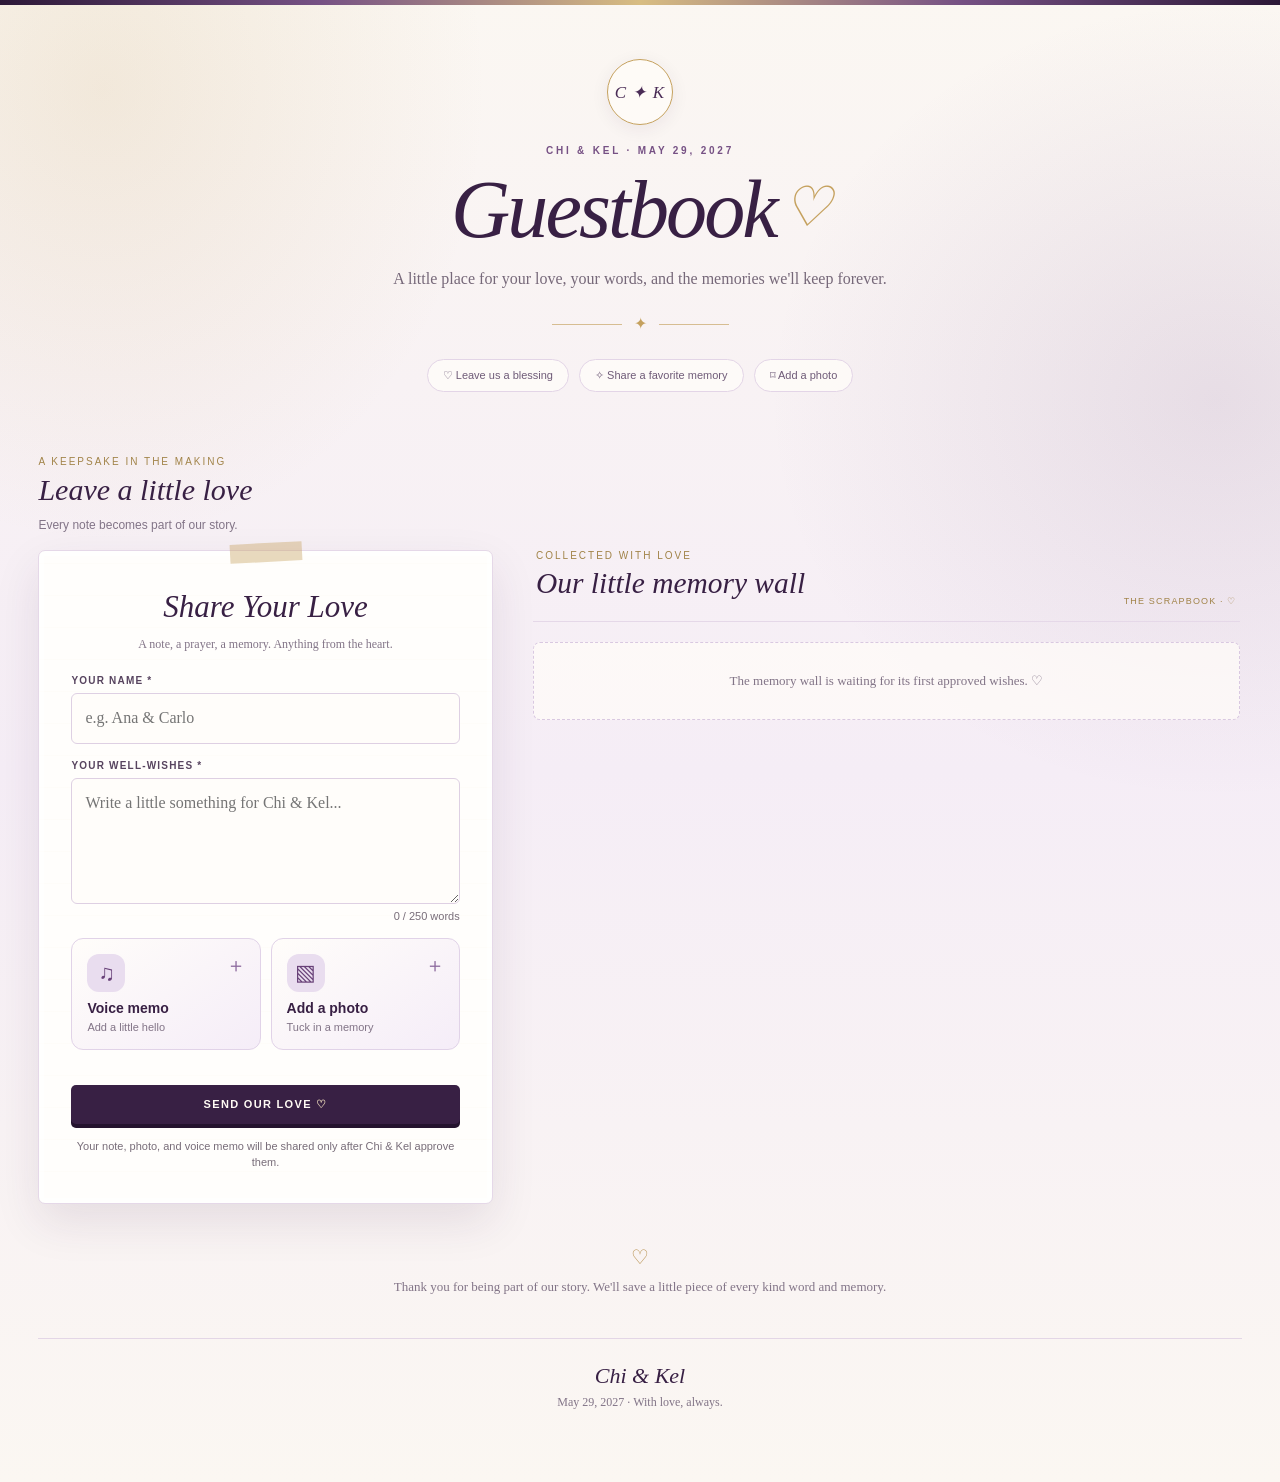
<file: guestbook/index.html>
<!DOCTYPE html>
<html lang="en">
<head>
<meta charset="utf-8">
<meta name="viewport" content="width=device-width, initial-scale=1">
<title>Chi & Kel | A Book of Love & Memories</title>
<style>
  :root {
    --forest: #2E0F3A;
    --forest-deep: #210b2a;
    --sage: #6B2A64;
    --sage-pale: #f0e5ef;
    --ivory: #F7F0E8;
    --paper: #FFFCF7;
    --gold: #D4AF7C;
    --ink: #382d38;
    --muted: #796d79;
    --line: #E5D2B6;
    --shadow: 0 12px 32px rgba(45, 44, 31, .12);
  }
  * { box-sizing: border-box; }
  html { scroll-behavior: smooth; }
  body {
    margin: 0; color: var(--ink);
    background:
      radial-gradient(ellipse at 12% 7%, rgba(212,175,124,.13), transparent 25rem),
      radial-gradient(ellipse at 90% 24%, rgba(107,42,100,.10), transparent 30rem),
      var(--ivory);
    font-family: Georgia, "Times New Roman", serif;
    line-height: 1.55;
  }
  button, input, textarea { font: inherit; }
  button { cursor: pointer; }
  .topline { height: 7px; background: linear-gradient(90deg, var(--forest), #6B2A64, var(--gold), #6B2A64, var(--forest)); }
  .page { max-width: 1180px; margin: auto; padding: 0 28px 70px; }
  header { text-align: center; padding: 46px 0 24px; position: relative; }
  .eyebrow {
    text-transform: uppercase; letter-spacing: .24em; font: 600 10px/1.5 Arial, sans-serif;
    color: var(--forest); margin: 0 0 10px;
  }
  h1 { margin: 0; color: var(--forest); font-size: clamp(44px, 6vw, 76px); line-height: 1.03; font-weight: 400; font-style: italic; letter-spacing: -.045em; }
  .heart { color: var(--gold); font-size: .68em; vertical-align: .2em; padding-left: 6px; }
  .subtitle { margin: 15px auto 0; max-width: 560px; font-size: 16px; color: #5e5e52; }
  .flourish { display:flex; align-items:center; justify-content:center; gap:12px; color:var(--gold); margin: 18px 0 0; }
  .flourish:before,.flourish:after { content:""; width:70px; height:1px; background:var(--gold); opacity:.65; }
  .intro { display:flex; justify-content:center; gap:10px; flex-wrap:wrap; margin-top:22px; }
  .pill { border:1px solid #dfd0df; background:rgba(255,253,246,.68); border-radius:99px; padding:8px 14px; font: 11px Arial,sans-serif; color:#716574; }
  .section-head { display:flex; align-items:end; justify-content:space-between; gap:20px; margin:40px 0 18px; }
  .section-head h2 { font-size:30px; font-weight:400; font-style:italic; color:var(--forest); margin:0; }
  .section-head p { margin:4px 0 0; color:var(--muted); font:12px Arial,sans-serif; }
  .small-label { font: 10px Arial,sans-serif; text-transform:uppercase; letter-spacing:.16em; color:var(--gold); }
  .workspace { display:grid; grid-template-columns:minmax(300px, .82fr) minmax(0, 1.18fr); gap:28px; align-items:start; }
  .form-paper {
    background: var(--paper); border:1px solid #e5d8e3; border-radius:5px;
    padding:28px; position:relative; box-shadow:var(--shadow);
    background-image: linear-gradient(rgba(255,255,255,.25),rgba(255,255,255,.25)), repeating-linear-gradient(0deg, transparent, transparent 31px, rgba(212,175,124,.07) 32px);
  }
  .form-paper:before { content:""; position:absolute; width:72px; height:19px; top:-8px; left:calc(50% - 36px); transform:rotate(-3deg); background:rgba(212,175,124,.38); }
  .form-title { text-align:center; color:var(--forest); font-size:28px; font-style:italic; margin:0 0 4px; font-weight:400; }
  .form-desc { text-align:center; color:var(--muted); font-size:12px; margin:0 0 22px; }
  label { display:block; margin:16px 0 7px; font:600 10px Arial,sans-serif; text-transform:uppercase; letter-spacing:.12em; color:#554452; }
  input[type=text], textarea {
    display:block; width:100%; border:1px solid #d8c8d8; background:#fffaf6; border-radius:3px;
    padding:12px 13px; color:var(--ink); outline:none; transition:border-color .2s, box-shadow .2s;
  }
  input[type=text]:focus, textarea:focus { border-color:var(--sage); box-shadow:0 0 0 3px rgba(107,42,100,.18); }
  textarea { min-height:126px; resize:vertical; }
  .upload {
    border:1px dashed #c2a9bf; background:#f8f0f7; padding:18px 12px; text-align:center; border-radius:4px;
    color:#716574; font:12px Arial,sans-serif; cursor:pointer; display:block;
  }
  .upload strong { display:block; color:var(--forest); font-weight:600; margin:4px 0; }
  .upload-icon { display:block; font-size:25px; color:var(--gold); }
  .upload input { max-width:100%; margin:10px auto 0; font-size:11px; }
  .preview { display:none; max-width:100%; max-height:190px; object-fit:cover; margin:12px auto 0; border:5px solid white; box-shadow:0 3px 12px #0001; }
  .primary {
    border:0; background:var(--forest); color:#fffaf4; padding:13px 18px; width:100%; margin-top:19px;
    text-transform:uppercase; letter-spacing:.12em; font:600 11px Arial,sans-serif; border-radius:3px;
    box-shadow:0 4px 0 #210b2a; transition:transform .15s, background .15s;
  }
  .primary:hover { background:#54224f; transform:translateY(-1px); }
  .privacy-note { font:11px/1.5 Arial,sans-serif; color:#786d79; text-align:center; margin:14px 0 0; }
  .gallery-area { min-width:0; }
  .gallery-top { display:flex; align-items:center; justify-content:space-between; margin-bottom:16px; }
  .gallery-top h3 { margin:0; font-size:23px; font-style:italic; font-weight:400; color:var(--forest); }
  .gallery-top span { font:10px Arial,sans-serif; color:var(--muted); }
  .collage { columns:2; column-gap:20px; }
  .memory { display:inline-block; width:100%; break-inside:avoid; margin:0 0 21px; position:relative; }
  .polaroid {
    padding:9px 9px 34px; background:#fffaf5; box-shadow:0 6px 16px rgba(40,37,25,.14);
    transform:rotate(var(--rot, 1deg)); position:relative; border:1px solid #f0eadc;
  }
  .polaroid img { display:block; width:100%; aspect-ratio: 4/3; object-fit:cover; background:#e5e2d6; }
  .polaroid .caption { position:absolute; left:8px; right:8px; bottom:7px; text-align:center; font-size:13px; font-style:italic; color:#5b4654; white-space:nowrap; overflow:hidden; text-overflow:ellipsis; }
  .tape { position:absolute; top:-7px; left:calc(50% - 26px); width:52px; height:15px; background:rgba(212,175,124,.42); z-index:2; transform:rotate(-5deg); }
  .note {
    padding:20px 17px 18px; background:#eee2ed; box-shadow:0 5px 14px rgba(40,37,25,.10);
    transform:rotate(var(--rot, -1deg)); position:relative; color:#5a4057;
  }
  .note:before { content:""; position:absolute; top:-5px; left:calc(50% - 22px); width:44px; height:12px; background:rgba(255,253,246,.65); transform:rotate(4deg); }
  .note.cream { background:#f1e4d5; color:#5b4654; }
  .note.blush { background:#f0e5ef; color:#654c60; }
  .note .message { font-size:15px; line-height:1.55; font-style:italic; overflow-wrap:anywhere; }
  .note .byline { text-align:right; font-size:12px; margin-top:12px; }
  .note .tiny-heart { color:var(--gold); text-align:right; font-size:17px; line-height:1; margin-top:5px; }
  .memory-photo-note { padding:7px 7px 30px; background:#fffaf5; box-shadow:0 6px 16px rgba(40,37,25,.14); transform:rotate(var(--rot, 2deg)); }
  .memory-photo-note img { width:100%; display:block; aspect-ratio:4/3; object-fit:cover; }
  .memory-photo-note p { font-size:12px; font-style:italic; margin:8px 3px 0; }
  .memory-photo-note .byline { font:10px Arial,sans-serif; color:var(--muted); margin:4px 3px 0; }


  .attachment-tiles { display:grid; grid-template-columns:repeat(2,minmax(0,1fr)); gap:10px; margin:16px 0; }
  .attachment-tile { position:relative; display:flex; flex-direction:column; align-items:flex-start; gap:5px; min-height:112px; padding:15px; border:1px solid #e1d2e9; border-radius:15px; background:linear-gradient(145deg,#fff,#f6eff9); color:var(--plum); text-align:left; cursor:pointer; transition:border-color .18s, transform .18s, box-shadow .18s; }
  .attachment-tile:hover, .attachment-tile[aria-expanded="true"] { border-color:#a889c0; box-shadow:0 5px 16px rgba(91,54,116,.09); transform:translateY(-1px); }
  .attachment-icon { display:grid; place-items:center; width:38px; height:38px; border-radius:12px; background:#eadcf2; color:#68418a; font-size:22px; }
  .attachment-title { margin-top:3px; font:600 14px Arial,sans-serif; }
  .attachment-subtitle { color:var(--muted); font:11px Arial,sans-serif; }
  .attachment-chevron { position:absolute; top:13px; right:14px; font:20px Arial,sans-serif; color:#8a6a9e; }
  .attachment-panel { grid-column:1/-1; padding:15px; margin-top:-3px; border:1px solid #e6d9ed; border-radius:14px; background:#fcf9fd; }
  .attachment-panel[hidden] { display:none; }
  .panel-instructions { margin:0 0 13px; color:var(--muted); font:12px/1.55 Arial,sans-serif; }
  .photo-status { min-height:16px; margin:8px 0 0; color:var(--muted); font:11px/1.4 Arial,sans-serif; }
  .upload input[type="file"] { display:block; width:100%; margin-top:9px; font:12px Arial,sans-serif; }
  @media (max-width:420px) { .attachment-tiles { gap:8px; } .attachment-tile { min-height:105px; padding:12px; } }

  .voice-card { margin:14px 0 18px; padding:16px; border:1px solid #e3d4e9; border-radius:15px; background:linear-gradient(135deg,#fbf7fd,#f3eaf8); }
  .voice-heading { display:flex; align-items:center; gap:10px; margin-bottom:6px; color:var(--plum); font-family:Georgia,serif; font-size:17px; }
  .voice-heading .mic { display:grid; place-items:center; width:34px; height:34px; border-radius:50%; background:#e7d8f0; color:#68418a; font-size:17px; }
  .voice-copy { margin:0 0 12px; color:var(--muted); font:12px/1.5 Arial,sans-serif; }
  .voice-controls { display:flex; flex-wrap:wrap; align-items:center; gap:8px; }
  .voice-btn { border:1px solid #bba1ce; background:#fff; color:#68418a; border-radius:999px; padding:9px 13px; font:600 12px Arial,sans-serif; cursor:pointer; }
  .voice-btn.recording { background:#68418a; color:#fff; border-color:#68418a; }
  .voice-btn:disabled { opacity:.45; cursor:not-allowed; }
  .voice-timer { margin-left:auto; color:#68418a; font:12px Arial,sans-serif; font-variant-numeric:tabular-nums; }
  .voice-status { min-height:16px; margin:9px 0 0; color:var(--muted); font:11px/1.4 Arial,sans-serif; }
  .voice-playback { display:none; width:100%; height:34px; margin-top:12px; }
  .memory-audio { margin-top:12px; padding-top:10px; border-top:1px dashed #d5c1df; }
  .memory-audio-label { margin-bottom:5px; color:#68418a; font:11px Arial,sans-serif; }
  .memory-audio audio { width:100%; height:34px; }

  .gallery-empty { border:1px dashed #d9c9d9; padding:24px; text-align:center; color:var(--muted); font-size:13px; }
  .bottom-note { margin:35px auto 0; max-width:680px; text-align:center; color:#786d79; font-size:13px; }
  .bottom-note .gold { color:var(--gold); font-size:20px; }
  footer { margin-top:40px; padding:20px 0 0; text-align:center; border-top:1px solid #ded1df; color:#786d79; font-size:12px; }
  footer strong { color:var(--forest); font-weight:400; font-style:italic; font-size:18px; }
  .toast { display:none; margin-top:14px; padding:10px 12px; background:var(--sage-pale); color:var(--forest); border-left:3px solid var(--sage); font:12px/1.5 Arial,sans-serif; }
  .demo-tag { position:fixed; right:14px; bottom:14px; z-index:10; background:var(--forest); color:white; padding:9px 12px; border-radius:99px; font:10px Arial,sans-serif; letter-spacing:.04em; box-shadow:var(--shadow); }
  @media (max-width: 760px) {
    .page { padding:0 17px 44px; }
    header { padding:33px 0 17px; }
    h1 { font-size:clamp(42px, 12vw, 62px); }
    .subtitle { font-size:14px; max-width:340px; }
    .pill { font-size:10px; padding:7px 11px; }
    .section-head { margin-top:30px; }
    .section-head h2 { font-size:26px; }
    .workspace { grid-template-columns:1fr; gap:30px; }
    .form-paper { padding:24px 20px; }
    .gallery-top { align-items:end; }
    .gallery-top h3 { font-size:22px; }
    .collage { column-gap:14px; }
    .memory { margin-bottom:15px; }
    .polaroid { padding:6px 6px 28px; }
    .polaroid .caption { font-size:11px; bottom:5px; }
    .note { padding:17px 13px 14px; }
    .note .message { font-size:13px; }
    .note .byline { font-size:11px; }
    .memory-photo-note { padding:5px 5px 24px; }
    .memory-photo-note p { font-size:11px; }
    .bottom-note { font-size:12px; }
    .demo-tag { bottom:8px; right:8px; font-size:9px; }
  }
  @media (max-width: 380px) {
    .page { padding-left:12px; padding-right:12px; }
    .collage { column-gap:10px; }
    .note { padding:14px 10px 12px; }
    .note .message { font-size:12px; }
    .form-paper { padding:22px 16px; }
  }
  @media (prefers-reduced-motion: reduce) {
    html { scroll-behavior:auto; }
    *, *::before, *::after { transition:none !important; }
  }

  /* Chi & Kel scrapbook refresh: purple, ivory and antique gold */
  :root {
    --forest: #382044;
    --forest-deep: #24132e;
    --sage: #765184;
    --sage-pale: #f1e8f4;
    --ivory: #f8f3ee;
    --paper: #fffdf9;
    --gold: #c5a15e;
    --ink: #382d3c;
    --muted: #827487;
    --line: #e6d8e8;
    --shadow: 0 16px 42px rgba(54, 31, 65, .10);
  }
  body {
    background:
      radial-gradient(ellipse at 8% 6%, rgba(197,161,94,.16), transparent 24rem),
      radial-gradient(ellipse at 95% 27%, rgba(118,81,132,.13), transparent 28rem),
      linear-gradient(180deg,#fbf7f2 0%,#f5edf6 52%,#fbf7f2 100%);
  }
  .topline { height:5px; background:linear-gradient(90deg,#2c1837,#765184,#d8bd82,#765184,#2c1837); }
  .page { max-width:1320px; padding-left:clamp(16px,3vw,42px); padding-right:clamp(16px,3vw,42px); }
  header { padding:54px 0 28px; }
  header:before {
    content:"C  ✦  K"; display:grid; place-items:center; width:64px; height:64px; margin:0 auto 18px;
    border:1px solid #c5a15e; border-radius:50%; color:#4a2c56; background:rgba(255,253,249,.76);
    font:italic 17px Georgia,serif; letter-spacing:.06em; box-shadow:0 4px 18px rgba(54,31,65,.07);
  }
  .eyebrow { color:#765184; letter-spacing:.28em; }
  h1 { color:#382044; font-size:clamp(48px,6.5vw,82px); letter-spacing:-.035em; }
  .heart { color:#c5a15e; }
  .subtitle { color:#766879; font-size:16px; }
  .flourish { margin-top:20px; }
  .pill { border-color:#e3d5e7; background:rgba(255,253,249,.8); color:#6f5b78; padding:9px 15px; }
  .section-head { margin-top:36px; }
  .section-head h2,.gallery-top h3 { color:#382044; }
  .small-label { color:#a18348; letter-spacing:.2em; }
  .workspace { grid-template-columns:minmax(300px,.78fr) minmax(0,1.22fr); gap:clamp(22px,3vw,42px); }
  .form-paper {
    border:1px solid #e5d8e8; border-radius:7px; padding:clamp(22px,2.5vw,34px);
    box-shadow:0 18px 46px rgba(54,31,65,.10), inset 0 0 0 5px rgba(255,255,255,.45);
    background-color:#fffdf9;
    background-image:linear-gradient(rgba(255,255,255,.5),rgba(255,255,255,.5)),repeating-linear-gradient(0deg,transparent,transparent 31px,rgba(197,161,94,.08) 32px);
  }
  .form-paper:before { background:rgba(197,161,94,.4); }
  .form-title { color:#382044; font-size:31px; }
  .form-desc { color:#827487; }
  label { color:#57445f; }
  input[type=text],textarea { border-color:#ded0e3; background:#fffdfa; border-radius:6px; }
  input[type=text]:focus,textarea:focus { border-color:#765184; box-shadow:0 0 0 3px rgba(118,81,132,.14); }
  .attachment-tile { border-color:#e1d3e8; background:linear-gradient(145deg,#fffdfa,#f5edf8); color:#382044; border-radius:12px; }
  .attachment-icon { background:#e9ddef; color:#684178; }
  .attachment-title { color:#382044; }
  .attachment-chevron { color:#8d6a9e; }
  .attachment-panel { border-color:#e5d8e8; background:#fdf9fe; }
  .voice-card { border-color:#e5d8e8; background:linear-gradient(135deg,#fffdfa,#f4ebf7); }
  .voice-heading,.voice-btn,.voice-timer,.memory-audio-label { color:#684178; }
  .voice-heading .mic { background:#e9ddef; color:#684178; }
  .voice-btn { border-color:#cdb9d7; }
  .voice-btn.recording { background:#684178; border-color:#684178; }
  .primary { background:#382044; box-shadow:0 4px 0 #24132e; border-radius:5px; }
  .primary:hover { background:#654276; }
  .gallery-area { position:relative; min-width:0; padding:0 2px; }
  .gallery-top { align-items:end; padding:0 3px 15px; border-bottom:1px solid #e5d8e8; margin-bottom:20px; }
  .gallery-top h3 { font-size:clamp(23px,2.3vw,31px); }
  .gallery-top span { color:#a18348; letter-spacing:.13em; font-size:9px; }
  .collage { columns:2; column-gap:22px; }
  .memory { margin-bottom:24px; padding:0 2px 2px; }
  .polaroid,.memory-photo-note {
    border:1px solid #eee5e8; border-radius:2px; background:#fffefa;
    box-shadow:0 10px 22px rgba(54,31,65,.13),0 2px 4px rgba(54,31,65,.06);
    transition:transform .22s ease,box-shadow .22s ease;
  }
  .memory:hover .polaroid,.memory:hover .memory-photo-note,.memory:hover .note { box-shadow:0 16px 30px rgba(54,31,65,.17); }
  .polaroid { padding:10px 10px 38px; }
  .polaroid img,.memory-photo-note img { background:#eee5ef; }
  .polaroid .caption { color:#60496b; font-size:14px; }
  .tape { background:rgba(197,161,94,.46); }
  .memory-photo-note { padding:9px 9px 32px; }
  .memory-photo-note p { color:#4b3a50; font-size:14px; line-height:1.55; margin:11px 4px 0; overflow-wrap:anywhere; }
  .memory-photo-note .byline { color:#89778e; font-size:10px; letter-spacing:.025em; margin-top:8px; }
  .note {
    border:1px solid rgba(118,81,132,.08); border-radius:2px; padding:23px 20px 20px;
    background:linear-gradient(145deg,#f0e5f3,#e9dced); color:#4c3555;
    box-shadow:0 9px 20px rgba(54,31,65,.11);
  }
  .note.cream { background:linear-gradient(145deg,#fff8eb,#f4e8d6); color:#55424d; }
  .note.blush { background:linear-gradient(145deg,#f7edf7,#efe2f0); color:#563f60; }
  .note:before { background:rgba(255,253,249,.76); }
  .note .message { font-size:16px; line-height:1.65; }
  .note .byline { color:#7d6984; font-size:12px; }
  .note .tiny-heart { color:#b58d48; }
  .memory-audio { border-top:1px dashed #d9c7df; padding-top:12px; margin:14px 5px 0; }
  .memory-audio-label { font-size:11px; line-height:1.45; margin-bottom:7px; }
  .memory-audio audio { width:100%; accent-color:#765184; }
  .gallery-empty { border:1px dashed #d9c8e1; border-radius:7px; padding:28px 20px; background:rgba(255,253,249,.72); color:#827487; }
  .bottom-note { color:#827487; line-height:1.8; }
  .bottom-note .gold { color:#b58d48; }
  footer { border-color:#e3d6e6; color:#827487; }
  footer strong { color:#382044; font-size:22px; }
  .toast { background:#f1e8f4; color:#382044; border-left-color:#765184; border-radius:4px; }
  .demo-tag { background:#382044; }
  @media (max-width:760px) {
    header { padding-top:35px; }
    header:before { width:56px; height:56px; font-size:15px; margin-bottom:15px; }
    .workspace { grid-template-columns:1fr; gap:34px; }
    .gallery-top { margin-bottom:16px; }
    .collage { columns:2; column-gap:14px; }
    .memory { margin-bottom:17px; }
    .memory-photo-note { padding:6px 6px 27px; }
    .memory-photo-note p { font-size:12px; }
    .note { padding:18px 14px 15px; }
    .note .message { font-size:14px; }
  }
  @media (max-width:420px) {
    .collage { column-gap:10px; }
    .gallery-top span { display:none; }
    .memory-photo-note p { font-size:11px; }
    .note { padding:15px 11px 13px; }
    .note .message { font-size:12px; }
  }
  @media (prefers-reduced-motion: reduce) {
    .memory:hover .polaroid,.memory:hover .memory-photo-note,.memory:hover .note { transform:none; }
  }

</style>
</head>
<body>
<div class="topline"></div>
<main class="page">
  <header>
    <p class="eyebrow">Chi & Kel · May 29, 2027</p>
    <h1>Guestbook<span class="heart">♡</span></h1>
    <p class="subtitle">A little place for your love, your words, and the memories we'll keep forever.</p>
    <div class="flourish">✦</div>
    <div class="intro">
      <span class="pill">♡ Leave us a blessing</span>
      <span class="pill">✧ Share a favorite memory</span>
      <span class="pill">⌑ Add a photo</span>
    </div>
  </header>

  <div class="section-head">
    <div>
      <div class="small-label">A keepsake in the making</div>
      <h2>Leave a little love</h2>
      <p>Every note becomes part of our story.</p>
    </div>
  </div>

  <div class="workspace">
    <section class="form-paper" aria-labelledby="form-title">
      <h2 class="form-title" id="form-title">Share Your Love</h2>
      <p class="form-desc">A note, a prayer, a memory. Anything from the heart.</p>
      <form id="guestbook-form">
        <label for="guest-name">Your name *</label>
        <input id="guest-name" name="guestName" type="text" maxlength="80" placeholder="e.g. Ana & Carlo" required>
        <label for="guest-message">Your well-wishes *</label>
        <textarea id="guest-message" name="message" maxlength="5000" placeholder="Write a little something for Chi & Kel..." required></textarea>
        <div id="word-count" style="text-align:right;font:11px Arial,sans-serif;color:#786d79;margin-top:6px">0 / 250 words</div>
        <div class="attachment-tiles">
          <button class="attachment-tile" type="button" id="toggle-voice" aria-expanded="false" aria-controls="voice-panel">
            <span class="attachment-icon" aria-hidden="true">♫</span>
            <span class="attachment-title">Voice memo</span>
            <span class="attachment-subtitle">Add a little hello</span>
            <span class="attachment-chevron" id="voice-chevron" aria-hidden="true">＋</span>
          </button>
          <div class="attachment-panel" id="voice-panel" hidden>
            <p class="panel-instructions">Tap <strong>Record</strong>, speak for up to 20 seconds, then tap <strong>Stop</strong>. Listen back before adding it to your message. You can re-record any time.</p>
            <div class="voice-controls">
              <button class="voice-btn" type="button" id="record-btn">● Record</button>
              <button class="voice-btn" type="button" id="stop-btn" disabled>■ Stop</button>
              <button class="voice-btn" type="button" id="clear-audio-btn" disabled>↻ Re-record</button>
              <span class="voice-timer" id="voice-timer">0:00 / 0:20</span>
            </div>
            <audio id="voice-playback" class="voice-playback" controls></audio>
            <p class="voice-status" id="voice-status" role="status" aria-live="polite">No recording yet. This step is optional.</p>
          </div>

          <button class="attachment-tile" type="button" id="toggle-photo" aria-expanded="false" aria-controls="photo-panel">
            <span class="attachment-icon" aria-hidden="true">▧</span>
            <span class="attachment-title">Add a photo</span>
            <span class="attachment-subtitle">Tuck in a memory</span>
            <span class="attachment-chevron" id="photo-chevron" aria-hidden="true">＋</span>
          </button>
          <div class="attachment-panel" id="photo-panel" hidden>
            <p class="panel-instructions">Choose a favourite photo to add to your scrapbook. JPG, PNG or WebP, up to 10 MB per photo in this preview.</p>
            <label class="upload" for="guest-photo">
              <span class="upload-icon">＋</span>
              <strong>Choose a photo</strong>
              Tap to browse your device
              <input id="guest-photo" name="photo" type="file" accept="image/jpeg,image/png,image/webp">
            </label>
            <img id="photo-preview" class="preview" alt="Your selected photo preview">
            <p class="photo-status" id="photo-status" role="status" aria-live="polite"></p>
          </div>
        </div>
        <button class="primary" type="submit">Send Our Love <span style="color:#E5D2B6">♡</span></button>
        <div class="toast" id="form-status" role="status" aria-live="polite"></div>
        <p class="privacy-note">Your note, photo, and voice memo will be shared only after Chi & Kel approve them.</p>
      </form>
    </section>

    <section class="gallery-area" aria-labelledby="gallery-title">
      <div class="gallery-top">
        <div>
          <div class="small-label">Collected with love</div>
          <h3 id="gallery-title">Our little memory wall</h3>
        </div>
        <span>THE SCRAPBOOK · ♡</span>
      </div>
      <div class="collage" id="guestbook-gallery" aria-live="polite">
        <div class="gallery-empty" style="column-span:all">The memory wall is waiting for its first approved wishes. ♡</div>
      </div>
    </section>
  </div>

  <p class="bottom-note"><span class="gold">♡</span><br>Thank you for being part of our story. We'll save a little piece of every kind word and memory.</p>
  <footer><strong>Chi & Kel</strong><br>May 29, 2027 · With love, always.</footer>
</main>

<script type="module">
  import { createClient } from
    "https://esm.sh/@supabase/supabase-js@2";

  const SUPABASE_URL =
    "https://noqtkcdvmafbizrveqva.supabase.co";

  const SUPABASE_PUBLISHABLE_KEY =
    "sb_publishable_dZvjAIHgaWSd7lTPQOqXHw_JMZoz9CO";

  const supabase = createClient(
    SUPABASE_URL,
    SUPABASE_PUBLISHABLE_KEY
  );

  const form = document.getElementById('guestbook-form');
  const photoInput = document.getElementById('guest-photo');
  const preview = document.getElementById('photo-preview');
  const status = document.getElementById('form-status');
  const gallery = document.getElementById('guestbook-gallery');
  const messageInput = document.getElementById('guest-message');
  const wordCount = document.getElementById('word-count');


  // Live memory wall: only approved entries are queried.
  // Private media is displayed with short-lived signed URLs.
  function normalizeStoragePath(value, bucketName) {
    if (typeof value !== 'string') return '';
    let path = value.trim().replace(/^\/+/, '');
    // Accept either "file.jpg" or "bucket-name/file.jpg" in the database.
    if (path.startsWith(`${bucketName}/`)) {
      path = path.slice(bucketName.length + 1);
    }
    return path;
  }

  async function getSignedMediaUrl(bucketName, rawPath, label, entryId) {
    const path = normalizeStoragePath(rawPath, bucketName);
    if (!path) {
      console.error(`[Guestbook] ${label}: empty storage path`, { entryId, rawPath });
      return null;
    }

    const { data, error } = await supabase.storage
      .from(bucketName)
      .createSignedUrl(path, 60 * 60);

    if (error || !data?.signedUrl) {
      console.error(`[Guestbook] ${label}: signed URL failed`, {
        entryId,
        bucket: bucketName,
        databasePath: rawPath,
        requestedPath: path,
        message: error?.message || 'No signed URL returned',
        statusCode: error?.statusCode,
        error
      });
      return null;
    }

    return data.signedUrl;
  }

  async function loadApprovedMemories() {
    gallery.replaceChildren();
    const loading = document.createElement('div');
    loading.className = 'gallery-empty';
    loading.style.columnSpan = 'all';
    loading.textContent = 'Gathering the memories... ♡';
    gallery.append(loading);

    const { data: entries, error } = await supabase
      .from('guestbook_entries')
      .select('id, guest_name, message, photo_path, audio_path, created_at')
      .eq('status', 'approved')
      .order('created_at', { ascending: false })
      .limit(100);

    if (error) {
      gallery.replaceChildren();
      const errorBox = document.createElement('div');
      errorBox.className = 'gallery-empty';
      errorBox.style.columnSpan = 'all';
      errorBox.textContent = 'The memory wall could not load right now. Please refresh in a moment.';
      gallery.append(errorBox);
      console.error('[Guestbook] Could not load approved entries:', error);
      return;
    }

    gallery.replaceChildren();
    if (!entries || entries.length === 0) {
      const empty = document.createElement('div');
      empty.className = 'gallery-empty';
      empty.style.columnSpan = 'all';
      empty.textContent = 'The memory wall is waiting for its first approved wishes. ♡';
      gallery.append(empty);
      return;
    }

    for (const entry of entries) {
      const card = document.createElement('article');
      card.className = 'memory';
      card.style.setProperty('--rot', `${(Math.random() * 3 - 1.5).toFixed(1)}deg`);

      let photoShown = false;

      if (entry.photo_path) {
        const photoUrl = await getSignedMediaUrl(
          'guestbook-photos', entry.photo_path, 'PHOTO', entry.id
        );

        if (photoUrl) {
          const frame = document.createElement('div');
          frame.className = 'memory-photo-note';
          const img = document.createElement('img');
          img.src = photoUrl;
          img.alt = `Photo shared by ${entry.guest_name}`;
          img.loading = 'lazy';
          img.addEventListener('error', () => {
            console.error('[Guestbook] Signed photo URL was created but image failed to load.', {
              entryId: entry.id,
              bucket: 'guestbook-photos'
            });
            img.alt = 'This photo could not be loaded right now.';
            img.style.display = 'none';
            const problem = document.createElement('p');
            problem.textContent = 'Photo temporarily unavailable.';
            frame.prepend(problem);
          }, { once: true });

          const noteText = document.createElement('p');
          noteText.textContent = entry.message;
          const credit = document.createElement('div');
          credit.className = 'byline';
          credit.textContent = `Shared with love by ${entry.guest_name}`;
          frame.append(img, noteText, credit);
          card.append(frame);
          photoShown = true;
        }
      }

      if (!photoShown) {
        const note = document.createElement('div');
        note.className = 'note';
        const message = document.createElement('div');
        message.className = 'message';
        message.textContent = `“${entry.message}”`;
        const byline = document.createElement('div');
        byline.className = 'byline';
        byline.textContent = `— ${entry.guest_name}`;
        const heart = document.createElement('div');
        heart.className = 'tiny-heart';
        heart.textContent = '♡';
        note.append(message, byline, heart);
        card.append(note);
      }

      if (entry.audio_path) {
        const audioUrl = await getSignedMediaUrl(
          'guestbook-audio', entry.audio_path, 'AUDIO', entry.id
        );

        if (audioUrl) {
          const wrap = document.createElement('div');
          wrap.className = 'memory-audio';
          const label = document.createElement('div');
          label.className = 'memory-audio-label';
          label.textContent = `♫ A little voice note from ${entry.guest_name}`;
          const audio = document.createElement('audio');
          audio.controls = true;
          audio.preload = 'none';
          audio.src = audioUrl;
          audio.addEventListener('error', () => {
            console.error('[Guestbook] Signed audio URL was created but audio failed to load.', {
              entryId: entry.id,
              bucket: 'guestbook-audio'
            });
            const unavailable = document.createElement('p');
            unavailable.className = 'memory-audio-label';
            unavailable.textContent = 'Voice note temporarily unavailable.';
            wrap.append(unavailable);
          }, { once: true });
          wrap.append(label, audio);
          card.append(wrap);
        } else {
          const wrap = document.createElement('div');
          wrap.className = 'memory-audio';
          const unavailable = document.createElement('div');
          unavailable.className = 'memory-audio-label';
          unavailable.textContent = 'Voice note could not be loaded.';
          wrap.append(unavailable);
          card.append(wrap);
        }
      }

      gallery.append(card);
    }
  }

  loadApprovedMemories();

  function countWords(value) {
    const trimmed = value.trim();
    return trimmed ? trimmed.split(/\s+/).length : 0;
  }

  messageInput.addEventListener('input', () => {
    const count = countWords(messageInput.value);
    wordCount.textContent = `${count} / 250 words`;
    wordCount.style.color = count > 250 ? '#a12d58' : '#786d79';
  });



  // Expand/collapse the optional voice and photo actions.
  const toggleVoice = document.getElementById('toggle-voice');
  const togglePhoto = document.getElementById('toggle-photo');
  const voicePanel = document.getElementById('voice-panel');
  const photoPanel = document.getElementById('photo-panel');
  const voiceChevron = document.getElementById('voice-chevron');
  const photoChevron = document.getElementById('photo-chevron');

  function setPanel(button, panel, chevron, open) {
    button.setAttribute('aria-expanded', String(open));
    panel.hidden = !open;
    chevron.textContent = open ? '−' : '＋';
  }
  toggleVoice.addEventListener('click', () => {
    const open = toggleVoice.getAttribute('aria-expanded') !== 'true';
    setPanel(toggleVoice, voicePanel, voiceChevron, open);
  });
  togglePhoto.addEventListener('click', () => {
    const open = togglePhoto.getAttribute('aria-expanded') !== 'true';
    setPanel(togglePhoto, photoPanel, photoChevron, open);
  });

  // Browser-only voice memo preview. Nothing is uploaded or persisted.
  const recordBtn = document.getElementById('record-btn');
  const stopBtn = document.getElementById('stop-btn');
  const clearAudioBtn = document.getElementById('clear-audio-btn');
  const voicePlayback = document.getElementById('voice-playback');
  const voiceTimer = document.getElementById('voice-timer');
  const voiceStatus = document.getElementById('voice-status');
  let mediaRecorder = null;
  let audioChunks = [];
  let voiceBlob = null;
  let voiceUrl = null;
  let recordingStartedAt = 0;
  let timerInterval = null;
  let stream = null;

  function setVoiceTime(seconds) {
    const s = Math.max(0, Math.min(10, seconds));
    voiceTimer.textContent = `0:${String(Math.floor(s)).padStart(2,'0')} / 0:20`;
  }

  function clearVoicePreview() {
    if (voiceUrl) URL.revokeObjectURL(voiceUrl);
    voiceUrl = null;
    voiceBlob = null;
    voicePlayback.removeAttribute('src');
    voicePlayback.load();
    voicePlayback.style.display = 'none';
    clearAudioBtn.disabled = true;
    setVoiceTime(0);
  }

  recordBtn.addEventListener('click', async () => {
    if (!navigator.mediaDevices || !navigator.mediaDevices.getUserMedia || !window.MediaRecorder) {
      voiceStatus.textContent = 'Voice recording is not supported in this browser. You can still leave a written note.';
      return;
    }
    try {
      clearVoicePreview();
      stream = await navigator.mediaDevices.getUserMedia({ audio: true });
      audioChunks = [];
      const mimeType = MediaRecorder.isTypeSupported('audio/webm;codecs=opus') ? 'audio/webm;codecs=opus' : '';
      mediaRecorder = new MediaRecorder(stream, mimeType ? { mimeType } : undefined);
      mediaRecorder.addEventListener('dataavailable', event => {
        if (event.data && event.data.size) audioChunks.push(event.data);
      });
      mediaRecorder.addEventListener('stop', () => {
        clearInterval(timerInterval);
        stream.getTracks().forEach(track => track.stop());
        const type = mediaRecorder.mimeType || 'audio/webm';
        voiceBlob = new Blob(audioChunks, { type });
        if (voiceBlob.size > 20 * 1024 * 1024) {
          clearVoicePreview();
          voiceStatus.textContent = 'That recording is over 20 MB. Please try a shorter memo and record again.';
          return;
        }
        voiceUrl = URL.createObjectURL(voiceBlob);
        voicePlayback.src = voiceUrl;
        voicePlayback.style.display = 'block';
        clearAudioBtn.disabled = false;
        voiceStatus.textContent = `Recording ready to preview · ${(voiceBlob.size / 1024).toFixed(0)} KB · Not uploaded`;
        recordBtn.disabled = false;
        stopBtn.disabled = true;
        recordBtn.classList.remove('recording');
      });
      mediaRecorder.start();
      recordingStartedAt = Date.now();
      recordBtn.disabled = true;
      recordBtn.classList.add('recording');
      stopBtn.disabled = false;
      voiceStatus.textContent = 'Recording… speak from the heart!';
      timerInterval = setInterval(() => {
        const elapsed = Math.floor((Date.now() - recordingStartedAt) / 1000);
        setVoiceTime(elapsed);
        if (elapsed >= 20 && mediaRecorder && mediaRecorder.state === 'recording') mediaRecorder.stop();
      }, 200);
    } catch (error) {
      voiceStatus.textContent = 'Microphone access was not available. You can still leave a written note.';
      if (stream) stream.getTracks().forEach(track => track.stop());
      recordBtn.disabled = false;
      stopBtn.disabled = true;
      recordBtn.classList.remove('recording');
    }
  });

  stopBtn.addEventListener('click', () => {
    if (mediaRecorder && mediaRecorder.state === 'recording') mediaRecorder.stop();
  });

  clearAudioBtn.addEventListener('click', () => {
    clearVoicePreview();
    voiceStatus.textContent = 'Ready for another take. Your voice note is optional.';
    recordBtn.disabled = false;
    stopBtn.disabled = true;
    recordBtn.classList.remove('recording');
  });

  photoInput.addEventListener('change', () => {
    const file = photoInput.files && photoInput.files[0];
    if (!file) { preview.style.display = 'none'; preview.removeAttribute('src'); return; }
    if (!['image/jpeg','image/png','image/webp'].includes(file.type)) {
      status.style.display = 'block';
      status.textContent = 'For this preview, please choose a JPG, PNG, or WebP image.';
      photoInput.value = '';
      preview.style.display = 'none';
      return;
    }
    const url = URL.createObjectURL(file);
    preview.src = url;
    preview.style.display = 'block';
    status.style.display = 'none';
  });

 form.addEventListener('submit', async (event) => {
  event.preventDefault();

  const name = document.getElementById('guest-name').value.trim();
  const message = messageInput.value.trim();
  const photoFile = photoInput.files?.[0] || null;

  if (!name || !message) {
    status.style.display = 'block';
    status.textContent = 'Please enter your name and message.';
    return;
  }

  if (name.length > 80 || message.length > 5000 ||
      countWords(message) > 250) {
    status.style.display = 'block';
    status.textContent =
      'Please check your name and keep your message to 250 words or fewer.';
    return;
  }

  if (photoFile && (
      !['image/jpeg', 'image/png', 'image/webp'].includes(photoFile.type) ||
      photoFile.size > 10 * 1024 * 1024
  )) {
    status.style.display = 'block';
    status.textContent = 'Choose a JPG, PNG or WebP photo up to 10 MB.';
    return;
  }

  if (voiceBlob && (
      voiceBlob.size > 5 * 1024 * 1024 ||
      voiceBlob.size === 0
  )) {
    status.style.display = 'block';
    status.textContent =
      'Your voice memo must be under 5 MB. Please record a shorter memo.';
    return;
  }

  const submitButton = form.querySelector('button[type="submit"]');
  submitButton.disabled = true;
  status.style.display = 'block';
  status.textContent = 'Saving your wishes...';

  let photoPath = null;
  let audioPath = null;

  async function uploadFile(file, kind) {
    const contentType = file.type.split(';')[0];

    const { data: authorization, error: authError } =
      await supabase.functions.invoke('guestbook-upload-url', {
        body: { kind, contentType }
      });

    if (authError) {
      throw new Error('Could not authorize your file upload.');
    }

    if (!authorization?.ok) {
      throw new Error(
        authorization?.error || 'Could not authorize your file upload.'
      );
    }

    const { data, error } = await supabase.storage
      .from(authorization.bucket)
      .uploadToSignedUrl(
        authorization.path,
        authorization.token,
        file,
        { contentType }
      );

    if (error) {
      throw new Error('A file could not be uploaded. Please try again.');
    }

    return data.path;
  }

  try {
    if (photoFile) {
      status.textContent = 'Uploading your photo...';
      photoPath = await uploadFile(photoFile, 'photo');
    }

    if (voiceBlob) {
      status.textContent = 'Uploading your voice memo...';

      const audioType = voiceBlob.type.split(';')[0];
      if (!['audio/webm', 'audio/mp4', 'audio/ogg'].includes(audioType)) {
        throw new Error(
          'Your browser created an unsupported audio format. Please try another browser.'
        );
      }

      const audioFile = new File(
        [voiceBlob],
        `voice-note.${audioType.split('/')[1]}`,
        { type: audioType }
      );

      audioPath = await uploadFile(audioFile, 'audio');
    }

    status.textContent = 'Saving your guestbook entry...';

    const { data: result, error } =
      await supabase.functions.invoke('submit-guestbook', {
        body: {
          guest_name: name,
          message,
          photo_path: photoPath,
          audio_path: audioPath
        }
      });

    if (error) {
      throw new Error('Your entry could not be saved. Please try again.');
    }

    if (!result?.ok) {
      throw new Error(
        result?.error || 'Your entry could not be saved.'
      );
    }

    status.textContent =
      'Thank you for sharing your love! Your entry has been submitted for review. ♡';

    form.reset();
    preview.style.display = 'none';
    preview.removeAttribute('src');
    clearVoicePreview();
    wordCount.textContent = '0 / 250 words';
    voiceStatus.textContent =
      'No recording yet. Your voice note is optional.';

  } catch (error) {
    status.textContent = error.message ||
      'Something went wrong. Please try again.';
  } finally {
    submitButton.disabled = false;
  }
});


</script>
</body>
</html>
</file>
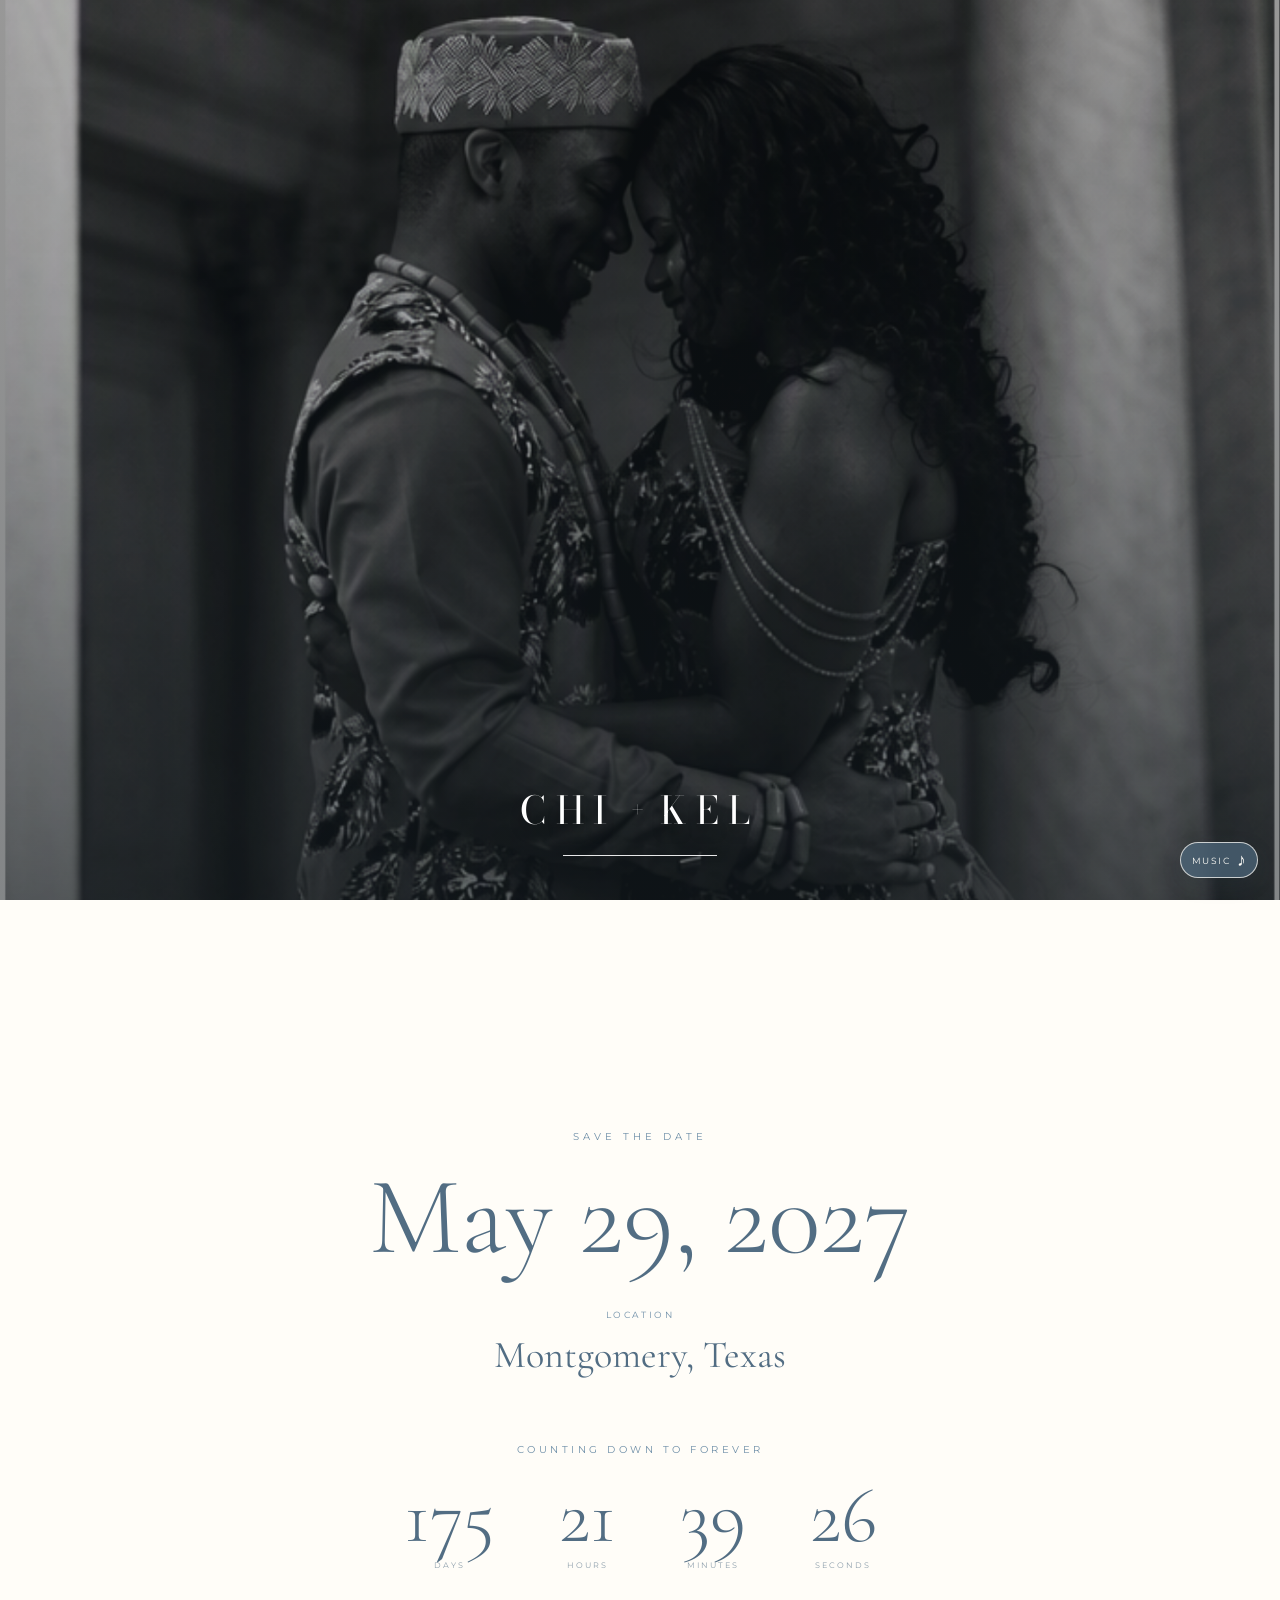
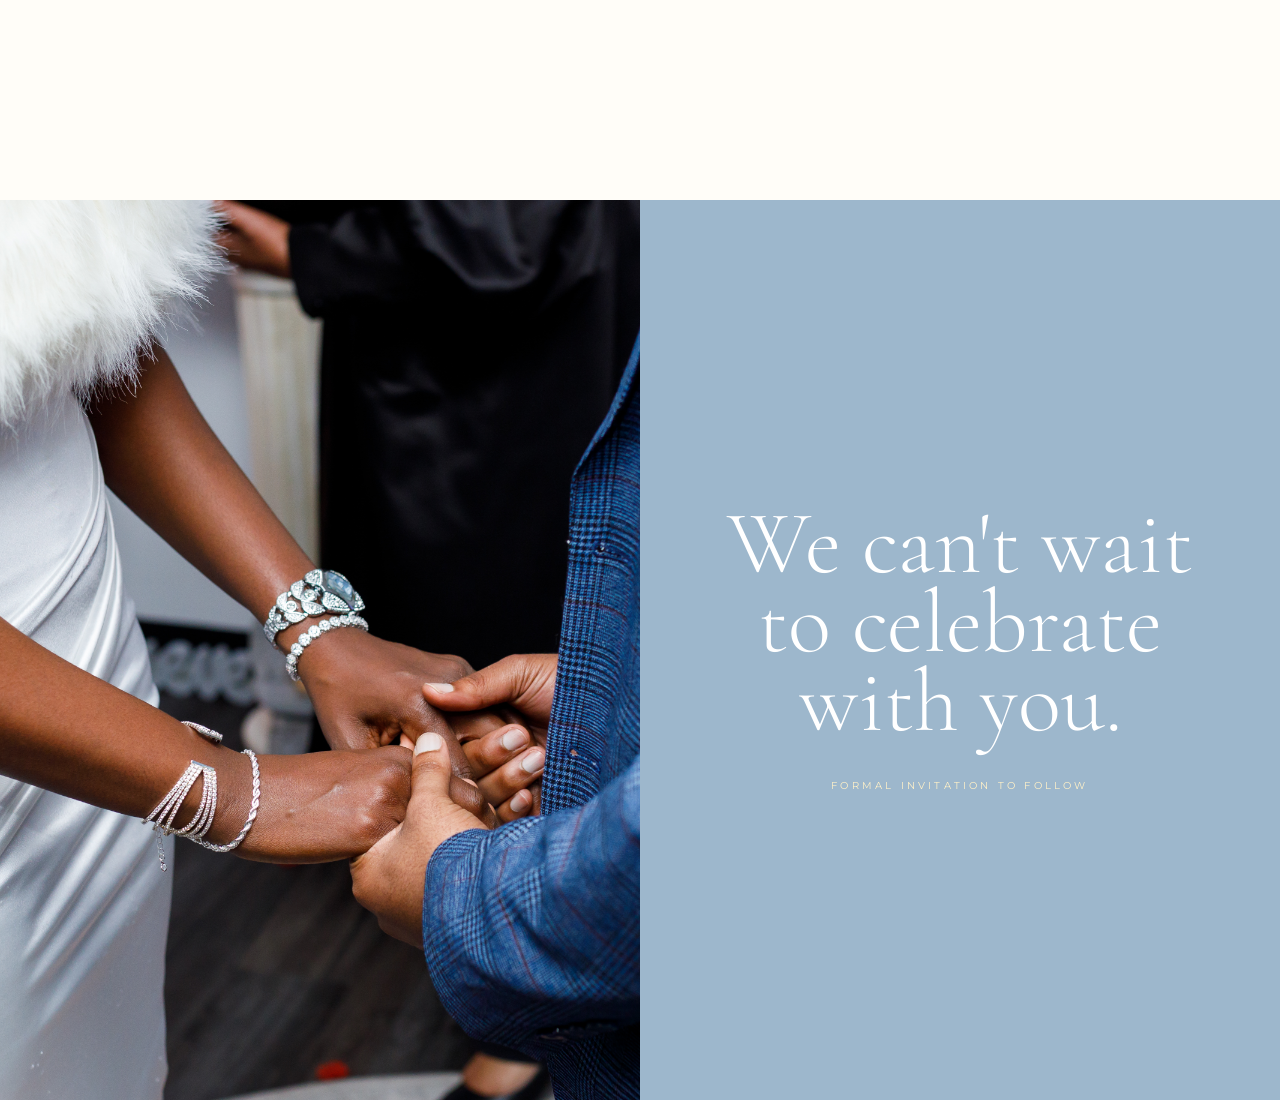
<file: savethedate/index.html>
<!DOCTYPE html>
<html lang="en">
<head>
<meta charset="UTF-8">
<meta name="viewport" content="width=device-width, initial-scale=1.0">
<title>Chi + Kel | Save the Date</title>

<link rel="preconnect" href="https://fonts.googleapis.com">
<link rel="preconnect" href="https://fonts.gstatic.com" crossorigin>
<link href="https://fonts.googleapis.com/css2?family=Bodoni+Moda:opsz,wght@6..96,400&family=Cormorant+Garamond:wght@300;400;500;600&family=Montserrat:wght@300;400;500;600&display=swap" rel="stylesheet">

<style>
:root {
    --blue: #9DB7CC;
    --blue-deep: #6F8FA8;
    --blue-dark: #526D83;
    --ivory: #FFFDF8;
    --cream: #F8F4EA;
    --champagne: #C8A96B;
    --text: #526D83;
}

* {
    box-sizing: border-box;
    margin: 0;
    padding: 0;
}

html {
    scroll-behavior: smooth;
}

body {
    background: var(--cream);
    color: var(--text);
    font-family: "Montserrat", sans-serif;
}

section {
    min-height: 100vh;
    width: 100%;
    overflow: hidden;
}

/* ============================================================
   ENVELOPE INTRO
   ============================================================ */

.envelope-screen {
    position: fixed;
    inset: 0;
    z-index: 9999;
    background: var(--ivory);
    display: flex;
    align-items: center;
    justify-content: center;
    overflow: hidden;
    transition: opacity 1s ease, visibility 1s ease;
}

.envelope-screen.hidden {
    opacity: 0;
    visibility: hidden;
    pointer-events: none;
}

.envelope-wrapper {
    position: relative;
    width: min(82vw, 520px);
    text-align: center;
}

.envelope-title {
    font-family: "Bodoni Moda", serif;
    font-size: clamp(24px, 4vw, 40px);
    font-weight: 400;
    letter-spacing: .16em;
    text-transform: uppercase;
    color: var(--blue-dark);
    margin-bottom: 42px;
}

.envelope {
    position: relative;
    width: 100%;
    aspect-ratio: 1.55 / 1;
    cursor: pointer;
    perspective: 1000px;
    filter: drop-shadow(0 20px 35px rgba(50, 70, 80, .18));
}

.envelope-body {
    position: absolute;
    inset: 0;
    background:
        linear-gradient(145deg, rgba(255,255,255,.20), transparent 35%),
        linear-gradient(135deg, #AEC4D5, var(--blue) 55%, #91AEC3);
    overflow: hidden;
}

.envelope-body::before,
.envelope-body::after {
    content: "";
    position: absolute;
    bottom: 0;
    width: 0;
    height: 0;
    border-style: solid;
    z-index: 2;
}

.envelope-body::before {
    left: 0;
    border-width: 0 0 100% 100%;
    border-color: transparent transparent rgba(255,255,255,.12) transparent;
}

.envelope-body::after {
    right: 0;
    border-width: 100% 0 0 100%;
    border-color: transparent transparent transparent rgba(50,75,90,.10);
}

.envelope-flap {
    position: absolute;
    top: 0;
    left: 0;
    width: 100%;
    height: 62%;
    background: linear-gradient(145deg, #B8CBD9 0%, #9DB7CC 52%, #8CA9BE 100%);
    clip-path: polygon(0 0, 100% 0, 50% 100%);
    transform-origin: top center;
    z-index: 5;
    transition: transform .42s cubic-bezier(.77,0,.18,1);
}

.envelope-card {
    position: absolute;
    left: 10%;
    width: 80%;
    height: 82%;
    bottom: 5%;
    background: var(--ivory);
    z-index: 3;
    transition: none;
}

.wax-seal {
    position: absolute;
    z-index: 20;
    left: 50%;
    top: 54%;
    width: 118px;
    height: 118px;
    transform: translate(-50%, -50%);
    border-radius: 49% 51% 47% 53% / 52% 46% 54% 48%;
    background:
        radial-gradient(circle at 34% 25%,
            #F5DCA2 0%,
            #E3C47D 20%,
            #C9A65F 49%,
            #AE8749 76%,
            #967139 100%);
    box-shadow:
        0 9px 14px rgba(58,65,68,.24),
        inset 3px 3px 7px rgba(255,255,255,.58),
        inset -7px -8px 12px rgba(91,64,25,.30),
        0 0 0 1px rgba(118,87,39,.24);
    transition: transform .7s ease, opacity .5s ease;
}

.seal-rim {
    position: absolute;
    inset: 9px;
    border: 1px solid rgba(255,245,211,.82);
    border-radius: 48% 52% 50% 50%;
    box-shadow:
        inset 0 0 0 1px rgba(121,87,36,.30),
        0 0 0 1px rgba(255,239,193,.18);
}

.seal-rim::before,
.seal-rim::after {
    content: "✦";
    position: absolute;
    top: 50%;
    transform: translateY(-50%);
    color: rgba(255,244,207,.86);
    font-size: 8px;
}

.seal-rim::before { left: 9px; }
.seal-rim::after { right: 9px; }

.seal-monogram {
    position: absolute;
    inset: 18px 12px 22px;
    display: flex;
    align-items: center;
    justify-content: center;
    gap: 10px;
    color: #FFF3CC;
    font-family: "Bodoni Moda", serif;
    text-shadow:
        0 1px 1px rgba(91,63,24,.62),
        1px 1px 0 rgba(255,255,255,.32);
}

.initial {
    position: relative;
    font-size: 44px;
    line-height: 1;
    font-weight: 400;
}

.seal-ornament {
    position: absolute;
    left: 50%;
    transform: translateX(-50%);
    color: rgba(255,244,207,.88);
    text-shadow: 0 1px 1px rgba(91,63,24,.45);
    z-index: 3;
}

.seal-ornament.top {
    top: 14px;
    font-size: 9px;
}

.seal-ornament.bottom {
    bottom: 11px;
    font-family: Georgia, serif;
    font-size: 18px;
    transform: translateX(-50%) rotate(180deg);
}

.envelope-screen.opening .envelope-flap {
    transform: rotateX(180deg);
}

.envelope-screen.opening .envelope-card {
    transform: none;
}

.envelope-screen.opening .envelope {
    animation: envelopeZoomReveal .58s cubic-bezier(.72,0,.16,1) .42s forwards;
    transform-origin: center center;
}

.envelope-screen.opening .envelope-title {
    opacity: 0;
    transition: opacity .25s ease;
}

.envelope-screen.opening .wax-seal {
    animation: sealZoomReveal .58s cubic-bezier(.72,0,.16,1) .42s forwards;
}

@keyframes envelopeZoomReveal {
    0% { transform: scale(1); }
    100% { transform: scale(5.2); }
}

@keyframes sealZoomReveal {
    0% { transform: translate(-50%, -50%) scale(1); opacity: 1; }
    100% { transform: translate(-50%, -50%) scale(5.2); opacity: 0; }
}

/* ============================================================
   HERO
   ============================================================ */

.hero {
    background:
        linear-gradient(rgba(40,55,65,.20), rgba(40,55,65,.35)),
        url("CK27_NB.png");
    background-size: cover;
    background-position: center;
    display: flex;
    align-items: center;
    justify-content: center;
    text-align: center;
    color: white;
}

.names {
    font-family: "Bodoni Moda", serif;
    font-size: clamp(22px, 3vw, 42px);
    font-weight: 400;
    letter-spacing: .25em;
    line-height: 1;
    text-transform: uppercase;
    text-shadow: 0 10px 12px rgba(0,0,0,.25);
    display: flex;
    align-items: center;
    justify-content: center;
    gap: .38em;
    position: relative;
    /* Place CHI + KEL in the lower portion of the first hero section. */
    transform: translateY(40vh);
}

.names span {
    display: inline-block;
}

.names .amp {
    font-size: .65em;
    letter-spacing: .05em;
}

.names::after {
    content: "";
    position: absolute;
    width: clamp(90px, 12vw, 170px);
    height: 1px;
    background: rgba(255,255,255,.9);
    margin-top: 90px;
}

/* ============================================================
   DETAILS
   ============================================================ */

.details {
    background: var(--ivory);
    display: flex;
    align-items: center;
    justify-content: center;
    text-align: center;
    padding: 70px 25px;
}

.details-inner {
    width: min(100%, 900px);
}

.kicker {
    font-size: 10px;
    letter-spacing: .4em;
    text-transform: uppercase;
    color: var(--blue-deep);
    margin-bottom: 28px;
}

.details h1 {
    font-family: "Cormorant Garamond", serif;
    font-size: clamp(55px, 9vw, 110px);
    font-weight: 300;
    line-height: .85;
    margin-bottom: 45px;
}

.info {
    display: flex;
    justify-content: center;
    margin-bottom: 65px;
}

.info-item {
    min-width: 150px;
}

.info-label {
    font-size: 9px;
    letter-spacing: .28em;
    text-transform: uppercase;
    color: var(--blue-deep);
    margin-bottom: 12px;
}

.info-value {
    font-family: "Cormorant Garamond", serif;
    font-size: clamp(24px, 3.5vw, 38px);
}

.countdown-title {
    font-size: 10px;
    letter-spacing: .35em;
    text-transform: uppercase;
    color: var(--blue-deep);
    margin-bottom: 25px;
}

.countdown {
    display: flex;
    justify-content: center;
    gap: clamp(20px, 5vw, 65px);
}

.number {
    font-family: "Cormorant Garamond", serif;
    font-size: clamp(42px, 7vw, 78px);
    font-weight: 300;
    line-height: .9;
}

.label {
    margin-top: 9px;
    font-size: 8px;
    letter-spacing: .25em;
    text-transform: uppercase;
    opacity: .65;
}

/* ============================================================
   FINAL
   ============================================================ */

.final {
    display: grid;
    grid-template-columns: 1fr 1fr;
    background: var(--blue);
    color: white;
}

.final-photo {
    background: url("CK27_court.jpg") center/cover no-repeat;
    min-height: 100vh;
}

.final-copy {
    display: flex;
    align-items: center;
    justify-content: center;
    text-align: center;
    padding: 70px;
}

.final-copy-inner {
    max-width: 520px;
}

.final-copy h2 {
    font-family: "Cormorant Garamond", serif;
    font-size: clamp(55px, 7vw, 95px);
    font-weight: 300;
    line-height: .88;
}

.final-copy .formal {
    margin-top: 35px;
    font-size: 10px;
    letter-spacing: .32em;
    text-transform: uppercase;
    color: #FFF1C8;
    line-height: 1.8;
}

@media (max-width: 700px) {
    .envelope-wrapper {
        width: min(90vw, 430px);
    }

    .envelope-title {
        margin-bottom: 28px;
    }

    .wax-seal {
        width: 88px;
        height: 88px;
    }

    .seal-monogram {
        inset: 15px 9px 17px;
        gap: 7px;
    }

    .initial {
        font-size: 32px;
    }

    .seal-ornament.top {
        top: 10px;
        font-size: 7px;
    }

    .seal-ornament.bottom {
        bottom: 8px;
        font-size: 13px;
    }

    .info {
        flex-direction: column;
        gap: 28px;
        margin-bottom: 50px;
    }

    .final {
        grid-template-columns: 1fr;
    }

    .final-photo {
        min-height: 55vh;
    }

    .final-copy {
        min-height: 45vh;
        padding: 45px 30px;
    }
}

/* ============================================================
   MUSIC CONTROL
   ============================================================ */

.music-control {
    position: fixed;
    right: 22px;
    bottom: 22px;
    z-index: 1000;
    height: 36px;
    min-width: 36px;
    padding: 0 11px;
    border: 1px solid rgba(255,253,248,.72);
    border-radius: 999px;
    background: rgba(82,109,131,.68);
    color: #FFFDF8;
    display: inline-flex;
    align-items: center;
    justify-content: center;
    gap: 7px;
    font-family: "Montserrat", sans-serif;
    font-size: 9px;
    letter-spacing: .16em;
    text-transform: uppercase;
    cursor: pointer;
    backdrop-filter: blur(9px);
    -webkit-backdrop-filter: blur(9px);
    box-shadow: 0 7px 20px rgba(50,70,80,.16);
    transition: transform .25s ease, opacity .35s ease, background .25s ease, padding .35s ease, min-width .35s ease;
}

.music-control:hover { transform: translateY(-1px); }
.music-control.playing { background: rgba(200,169,107,.88); }
.music-control .music-icon {
    font-family: Georgia, serif;
    font-size: 18px;
    line-height: 1;
    letter-spacing: 0;
}
.music-control .music-label {
    max-width: 42px;
    opacity: 1;
    overflow: hidden;
    white-space: nowrap;
    transition: max-width .55s ease, opacity .45s ease;
}
.music-control.compact {
    min-width: 36px;
    padding: 0 9px;
    gap: 0;
}
.music-control.compact .music-label {
    max-width: 0;
    opacity: 0;
}

@media (max-width: 700px) {
    .music-control { right: 16px; bottom: 16px; }
}
</style>
</head>

<body>

<!-- ============================================================
     ENVELOPE INTRO DISABLED
     ============================================================
     Kept in source so it can be re-enabled later.
     <!--

<div class="envelope-screen" id="envelopeScreen">
    <div class="envelope-wrapper">

        <div class="envelope-title">Save the Date</div>

        <div class="envelope" id="envelope" aria-label="Open Save the Date">

            <div class="envelope-card"></div>

            <div class="envelope-body"></div>

            <div class="envelope-flap"></div>

            <div class="wax-seal" aria-label="C and K wax seal">
                <div class="seal-rim"></div>
                <div class="seal-ornament top">✦</div>

                <div class="seal-monogram">
                    <span class="initial c">C</span>
                    <span class="initial k">K</span>
                </div>

                <div class="seal-ornament bottom">❧</div>
            </div>

        </div>
    </div>
</div>

-->

<!-- ============================================================
     BACKGROUND MUSIC
     ============================================================ -->

<button class="music-control" id="musicControl" type="button" title="Play music" aria-label="Play background music">
    <span class="music-label" id="musicLabel">Music</span>
    <span class="music-icon" id="musicIcon">♪</span>
</button>

<audio id="music1" preload="auto">
    <source src="music1.mp3" type="audio/mpeg">
</audio>
<audio id="music2" preload="auto">
    <source src="music2.mp3" type="audio/mpeg">
</audio>

<!-- ============================================================
     PAGE 1: HERO
     ============================================================ -->

<section class="hero">
    <div class="names">
        <span>CHI</span>
        <span class="amp">+</span>
        <span>KEL</span>
    </div>
</section>

<!-- ============================================================
     PAGE 2: DETAILS + COUNTDOWN
     ============================================================ -->

<section class="details">
    <div class="details-inner">

        <div class="kicker">Save the Date</div>

        <h1>May 29, 2027</h1>

        <div class="info">
            <div class="info-item">
                <div class="info-label">Location</div>
                <div class="info-value">Montgomery, Texas</div>
            </div>
        </div>

        <div class="countdown-title">
            Counting down to forever
        </div>

        <div class="countdown">
            <div>
                <div class="number" id="days">00</div>
                <div class="label">Days</div>
            </div>

            <div>
                <div class="number" id="hours">00</div>
                <div class="label">Hours</div>
            </div>

            <div>
                <div class="number" id="minutes">00</div>
                <div class="label">Minutes</div>
            </div>

            <div>
                <div class="number" id="seconds">00</div>
                <div class="label">Seconds</div>
            </div>
        </div>

    </div>
</section>

<!-- ============================================================
     PAGE 3: PHOTO + CLOSING
     ============================================================ -->

<section class="final">

    <div class="final-photo"></div>

    <div class="final-copy">
        <div class="final-copy-inner">

            <h2>
                We can't wait<br>
                to celebrate<br>
                with you.
            </h2>

            <div class="formal">
                Formal Invitation to Follow
            </div>

        </div>
    </div>

</section>

<script>
/* Envelope intro is intentionally disabled for now. Its source remains above for easy restoration. */

const musicControl = document.getElementById("musicControl");
const musicIcon = document.getElementById("musicIcon");
const music1 = document.getElementById("music1");
const music2 = document.getElementById("music2");
const musicTracks = [music1, music2];
// Pick a different starting instrumental at random on each page load/refresh.
let activeMusic = musicTracks[Math.floor(Math.random() * musicTracks.length)];
let musicStarted = false;

function updateMusicButton(playing) {
    musicStarted = playing;
    musicControl.classList.toggle("playing", playing);
    musicIcon.textContent = playing ? "♫" : "♪";
    musicControl.title = playing ? "Pause background music" : "Play background music";
    musicControl.setAttribute("aria-label", playing ? "Pause background music" : "Play background music");
}

function playBackgroundMusic() {
    musicTracks.forEach(track => {
        if (track !== activeMusic) track.pause();
    });
    activeMusic.volume = 0.01;
    activeMusic.play().then(() => {
        updateMusicButton(true);
    }).catch(() => {
        // Browsers may block audible autoplay. The music button remains available for a tap.
        updateMusicButton(false);
    });
}

musicControl.addEventListener("click", () => {
    if (!musicStarted || activeMusic.paused) {
        playBackgroundMusic();
    } else {
        activeMusic.pause();
        updateMusicButton(false);
    }
});

// Keep the control elegant: the word "Music" retreats after a few seconds.
setTimeout(() => {
    musicControl.classList.add("compact");
}, 4500);

// When the chosen track ends, switch to the other track and continue.
musicTracks.forEach(track => {
    track.addEventListener("ended", () => {
        activeMusic = track === music1 ? music2 : music1;
        playBackgroundMusic();
    });
});

// Music starts only when the visitor taps the control. Refreshing randomly selects a starting track.

const weddingDate = new Date("2027-05-29T16:00:00").getTime();

function updateCountdown() {
    const now = new Date().getTime();
    const difference = weddingDate - now;
    const ids = ["days", "hours", "minutes", "seconds"];

    if (difference <= 0) {
        ids.forEach(id => {
            document.getElementById(id).innerText = "00";
        });
        return;
    }

    const values = [
        Math.floor(difference / (1000 * 60 * 60 * 24)),
        Math.floor((difference / (1000 * 60 * 60)) % 24),
        Math.floor((difference / (1000 * 60)) % 60),
        Math.floor((difference / 1000) % 60)
    ];

    ids.forEach((id, i) => {
        document.getElementById(id).innerText = String(values[i]).padStart(2, "0");
    });
}

updateCountdown();
setInterval(updateCountdown, 1000);
</script>

</body>
</html>
</file>
